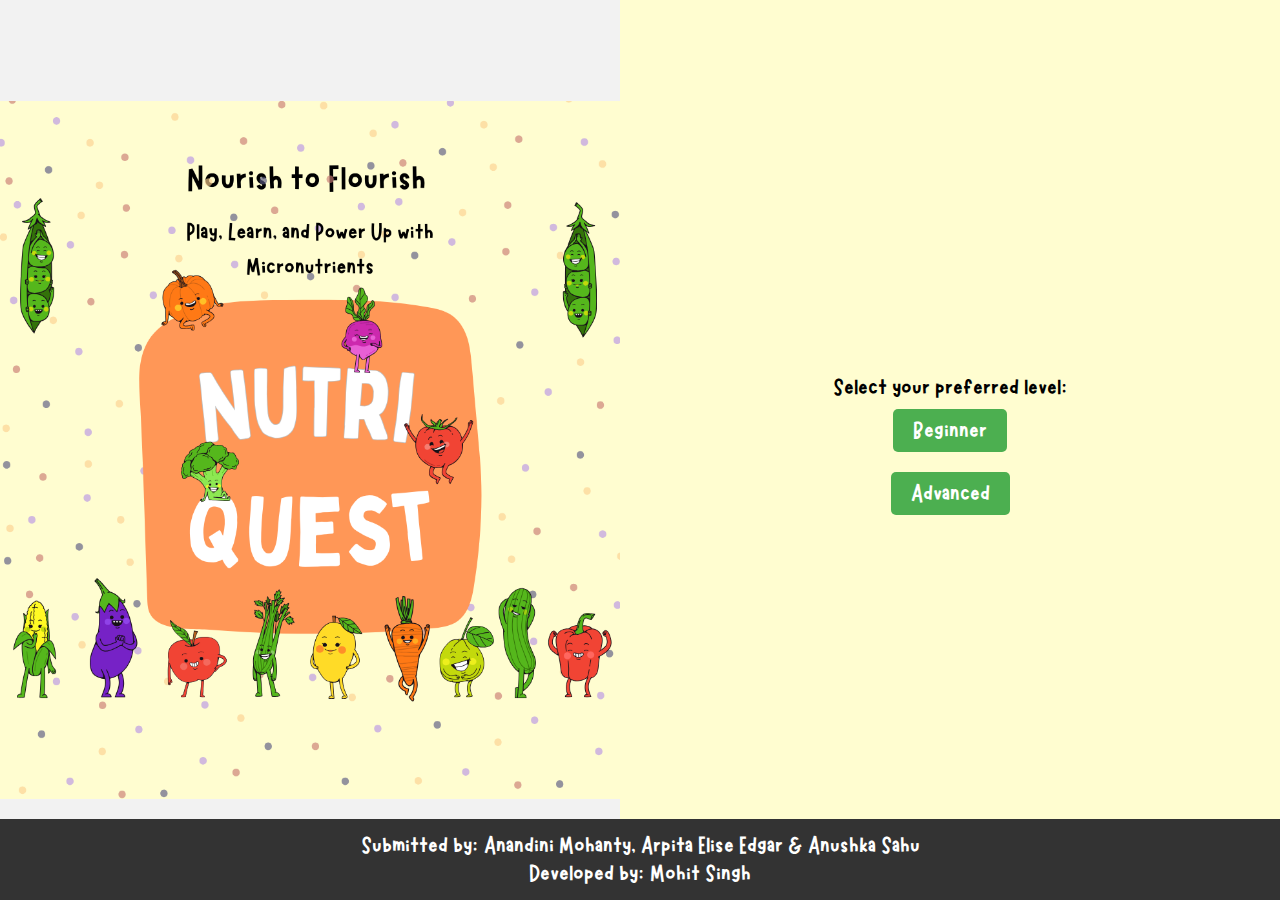
<file: index.html>
<!DOCTYPE html>
<html lang="en">
<head>
    <meta charset="UTF-8">
    <meta name="viewport" content="width=device-width, initial-scale=1.0">
    <title>Nutri-Quest</title>
    <link rel="stylesheet" href="style.css">
    <link rel="shortcut icon" href="https://img.icons8.com/?size=100&id=8d5GBHpQwZz1&format=png&color=000000" type="image/x-icon">
</head>
<body>
    <div class="container">
        <header>
            <img src="hero-img-3.png" alt="">
        </header>
        <main>
            <p>Select your preferred level:</p>
            <a href="beg/beginner.html" target="_blank"><button class="level" id="beg">Beginner</button></a>
            <a href="adv/advanced.html" target="_blank"><button class="level" id="adv">Advanced</button></a>
        </main>
    </div>

    <footer>
        <p>Submitted by: Anandini Mohanty, Arpita Elise Edgar & Anushka Sahu</p>
        <p>Developed by: Mohit Singh</p>
    </footer>
</body>
</html>
</file>
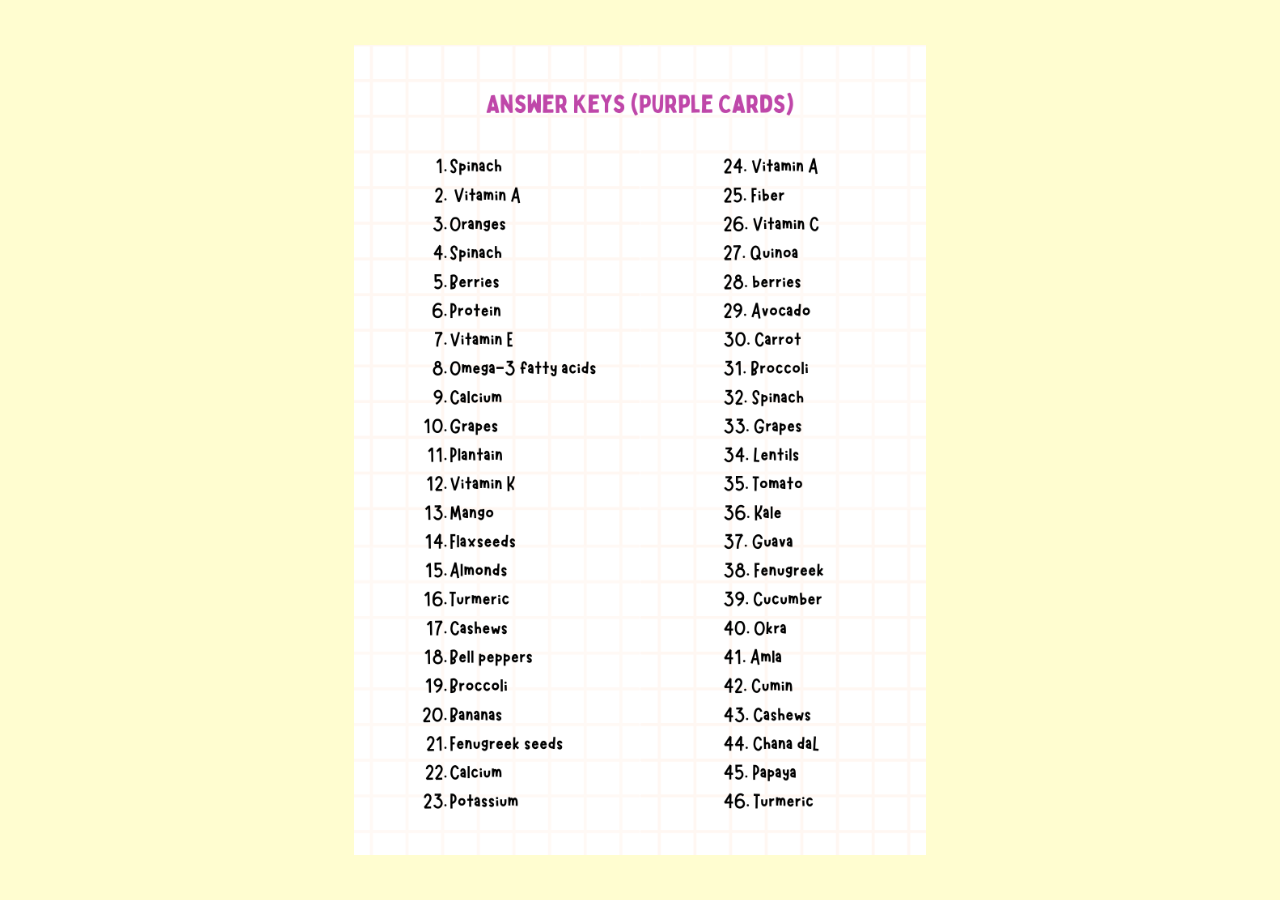
<file: adv/answer-keys-promise-cards.html>
<!DOCTYPE html>
<html lang="en">
<head>
    <meta charset="UTF-8">
    <meta name="viewport" content="width=device-width, initial-scale=1.0">
    <title>Answer Keys [Promise Cards]</title>
    <link rel="stylesheet" href="style.css">
    <link rel="shortcut icon" href="https://img.icons8.com/?size=100&id=8d5GBHpQwZz1&format=png&color=000000" type="image/x-icon">
</head>
<body>
    <img src="../instructinons-and-answer-keys/5.png" alt="">
</body>
</html>
</file>
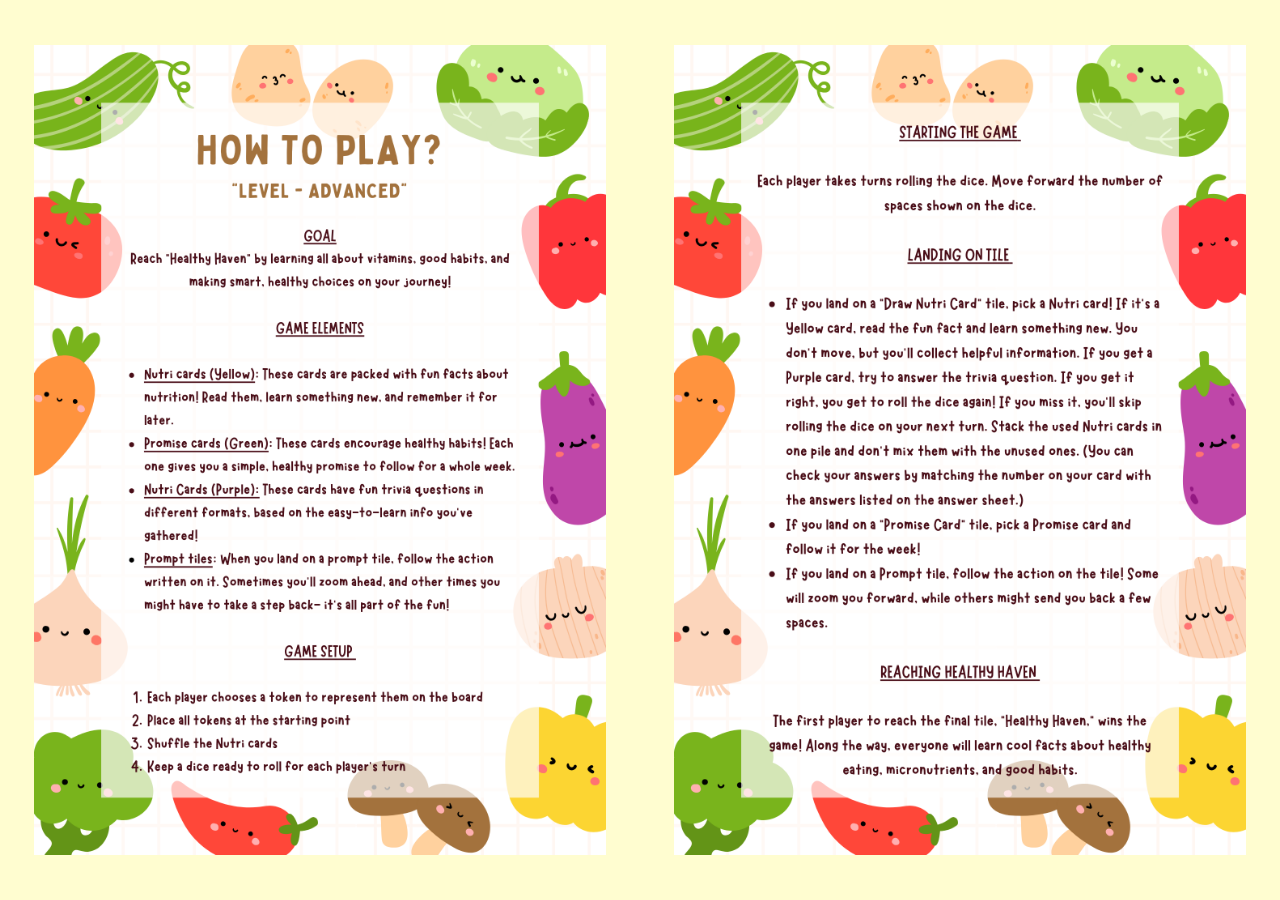
<file: adv/instructions.html>
<!DOCTYPE html>
<html lang="en">
<head>
    <meta charset="UTF-8">
    <meta name="viewport" content="width=device-width, initial-scale=1.0">
    <title>Instructions[Advanced]</title>
    <link rel="stylesheet" href="style.css">
    <link rel="shortcut icon" href="https://img.icons8.com/?size=100&id=8d5GBHpQwZz1&format=png&color=000000" type="image/x-icon">
</head>
<body>
    <img src="../instructinons-and-answer-keys/3.png" alt="">
    <img src="../instructinons-and-answer-keys/4.png" alt="">
</body>
</html>
</file>
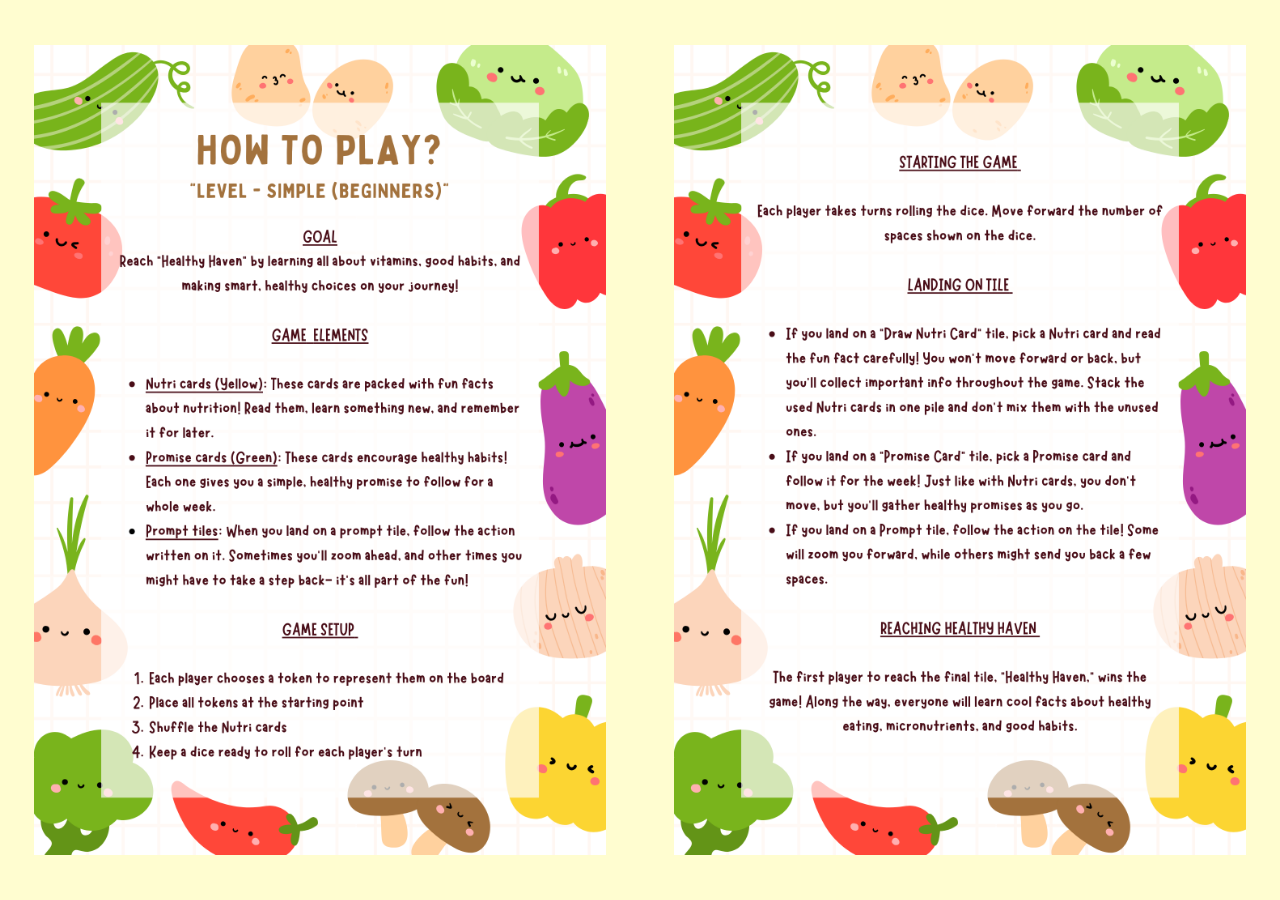
<file: beg/instructions.html>
<!DOCTYPE html>
<html lang="en">
<head>
    <meta charset="UTF-8">
    <meta name="viewport" content="width=device-width, initial-scale=1.0">
    <title>Instructions[Beginners]</title>
    <link rel="stylesheet" href="style.css">
    <link rel="shortcut icon" href="https://img.icons8.com/?size=100&id=8d5GBHpQwZz1&format=png&color=000000" type="image/x-icon">
</head>
<body>
    <img src="../instructinons-and-answer-keys/1.png" alt="">
    <img src="../instructinons-and-answer-keys/2.png" alt="">
</body>
</html>
</file>
<file: style.css>
@font-face {
      font-family: 'MyFont';
      src: url('fonts/Marykate\ Regular.otf') format('opentype'),
           url('fonts/Marykate\ Regular.ttf') format('truetype');
      font-weight: normal;
      font-style: normal;
  }
/* Reset default margins and paddings */
* {
      margin: 0;
      padding: 0;
      box-sizing: border-box;
      font-family: 'MyFont', sans-serif;
  }
  
  /* Body takes full viewport height */
  body {
      height: 100vh;
      display: flex;
      flex-direction: column;
      font-family: Arial, sans-serif;
  }
  
  /* Container for header and main */
  .container {
      display: flex;
      flex-direction: row; /* Stack header and main side by side (horizontally) */
      flex: 1; /* Make container take full remaining height of the body */
  }
  
  /* Header styling */
  /* Header styling with restricted image size */
header {
      flex: 1; /* Take 50% of the width */
      display: flex;
      justify-content: center;
      align-items: center;
      background-color: #f2f2f2;
      /* padding: 20px; */
      overflow: hidden; /* Prevent content overflow */
  }
  
  /* Image inside the header */
  header img {
      max-width: 100%; /* Make sure the image doesn't exceed the width of the header */
      /* max-height: 100px; You can adjust the height as needed */
      height: auto;
      width: auto;
      /* object-fit: contain; Ensure the image scales proportionally */
  }
  
  
  /* Main section styling */
  main {
      flex: 1; /* Take 50% of the width */
      display: flex;
      flex-direction: column;
      justify-content: center;
      align-items: center;
      background-color: #e0e0e0;
      padding: 20px;
      text-align: center;
      background-color: #fffdd0;
      font-size: 25px;
  }
  
  /* Button styling */
  button.level {
      padding: 10px 20px;
      margin: 10px;
      font-size: 18px;
      border: none;
      background-color: #4CAF50;
      color: white;
      cursor: pointer;
      border-radius: 5px;
      font-size: 25px;
  }
  
  button.level:hover {
      background-color: #45a049;
  }
  
  /* Footer styling */
  footer {
      position: fixed;
      bottom: 0;
      width: 100%; /* Full width of the screen */
      background-color: #333;
      color: white;
      text-align: center;
      padding: 10px;
      z-index: 1; /* Ensure it overlaps the header and main sections */
      font-size: 25px;
  }
  
  /* Ensure footer text is visible when it overlaps the content */
  footer p {
      margin: 5px;
  }
</file>
<file: adv/style.css>
@font-face {
    font-family: 'MyFont';
    src: url('../fonts/Marykate\ Regular.otf') format('opentype'),
         url('../fonts/Marykate\ Regular.ttf') format('truetype');
    font-weight: normal;
    font-style: normal;
}
/* General body styling */
body {
    display: flex;
    justify-content: center;
    align-items: center;
    height: 100vh;
    margin: 0;
    padding: 0;
    box-sizing: border-box;
    background-color: #fffdd0;
}

/* Game container */
.game {
    position: relative; /* Make the pawns relative to this container */
    display: flex;
    justify-content: center;
    align-items: center;
    width: 100%;
    max-width: 90vw;
    height: auto;
    padding-bottom: 100px; /* Add space below the game to prevent overlap with buttons */
    margin: 0; /* No margin on the game container */
}

/* Game board image */
img {
    width: 100%;
    height: auto;
    max-height: 90vh;
    object-fit: contain;
    margin: 0; /* No margin on the image */
    padding: 0; /* No padding on the image */
}

/* Styling for the pawns */
.pawn {
    position: absolute;
    width: 50px;
    height: 50px;
    /* background-color: red; Placeholder for pawn */
    border-radius: 50%;
    cursor: grab;
}

.pawn:active {
    cursor: grabbing;
}

/* Specific positions for pawns */
#pawn1 { top: 10%; left: 0; }
#pawn2 { top: 30%; left: 0; }
#pawn3 { top: 60%; left: 0; }
#pawn4 { top: 80%; left: 0; }

/* Style for the buttons in the bottom right corner */
.button-container {
    position: fixed;
    bottom: 20px;
    right: 20px;
    display: flex;
    gap: 10px;
}

/* Style the buttons */
button {
    padding: 10px 20px;
    font-size: 16px;
    border: none;
    background-color: #4CAF50;
    color: white;
    cursor: pointer;
    border-radius: 5px;
    font-family: 'MyFont', sans-serif;
    font-size: 20px;
}

button:hover {
    background-color: #45a049;
}

/* Modal container */
.modal {
    display: none; /* Hidden by default */
    position: fixed; 
    z-index: 1;
    left: 0;
    top: 0;
    width: 100%;
    height: 100%;
    background-color: rgba(0, 0, 0, 0.5); /* Dark background */
}

/* Modal content */
.modal-content {
    margin: 15% auto;
    padding: 20px;
    width: 80%;
    max-width: 500px;
    background-color: white;
    text-align: center;
    position: relative;
    border-radius: 10px;
}

/* Close button for the modal */
.close {
    position: absolute;
    top: 10px;
    right: 15px;
    font-size: 24px;
    font-weight: bold;
    cursor: pointer;
}

.close:hover {
    color: red;
}

/* The image inside the modal */
#cardImage {
    max-width: 100%;
    height: auto;
}

/* Center the dice container and button */
.dice-container {
    position: fixed;
    bottom: 50px;
    left: 50%;
    transform: translateX(-50%);
    text-align: center;
}

#rollDiceBtn {
    padding: 10px 20px;
    font-size: 18px;
    background-color: #4CAF50;
    color: white;
    border: none;
    border-radius: 5px;
    cursor: pointer;
}

#diceResult {
    margin-top: 10px;
    font-size: 24px;
    font-weight: bold;
}
</file>
<file: beg/style.css>
@font-face {
    font-family: 'MyFont';
    src: url('../fonts/Marykate\ Regular.otf') format('opentype'),
         url('../fonts/Marykate\ Regular.ttf') format('truetype');
    font-weight: normal;
    font-style: normal;
}
/* General body styling */
body {
    display: flex;
    justify-content: center;
    align-items: center;
    height: 100vh;
    margin: 0;
    padding: 0;
    box-sizing: border-box;
    background-color: #fffdd0;
}

/* Game container */
.game {
    position: relative; /* Make the pawns relative to this container */
    display: flex;
    justify-content: center;
    align-items: center;
    width: 100%;
    max-width: 90vw;
    height: auto;
    padding-bottom: 100px; /* Add space below the game to prevent overlap with buttons */
    margin: 0; /* No margin on the game container */
}

/* Game board image */
img {
    width: 100%;
    height: auto;
    max-height: 90vh;
    object-fit: contain;
    margin: 0; /* No margin on the image */
    padding: 0; /* No padding on the image */
}

/* Styling for the pawns */
.pawn {
    position: absolute;
    width: 50px;
    height: 50px;
    /* background-color: red; Placeholder for pawn */
    border-radius: 50%;
    cursor: grab;
}

.pawn:active {
    cursor: grabbing;
}

/* Specific positions for pawns */
#pawn1 { top: 10%; left: 0; }
#pawn2 { top: 30%; left: 0; }
#pawn3 { top: 60%; left: 0; }
#pawn4 { top: 80%; left: 0; }

/* Style for the buttons in the bottom right corner */
.button-container {
    position: fixed;
    bottom: 20px;
    right: 20px;
    display: flex;
    gap: 10px;
}

/* Style the buttons */
button {
    padding: 10px 20px;
    font-size: 16px;
    border: none;
    background-color: #4CAF50;
    color: white;
    cursor: pointer;
    border-radius: 5px;
    font-family: 'MyFont', sans-serif;
    font-size: 20px;
}

button:hover {
    background-color: #45a049;
}

/* Modal container */
.modal {
    display: none; /* Hidden by default */
    position: fixed; 
    z-index: 1;
    left: 0;
    top: 0;
    width: 100%;
    height: 100%;
    background-color: rgba(0, 0, 0, 0.5); /* Dark background */
}

/* Modal content */
.modal-content {
    margin: 15% auto;
    padding: 20px;
    width: 80%;
    max-width: 500px;
    background-color: white;
    text-align: center;
    position: relative;
    border-radius: 10px;
}

/* Close button for the modal */
.close {
    position: absolute;
    top: 10px;
    right: 15px;
    font-size: 24px;
    font-weight: bold;
    cursor: pointer;
}

.close:hover {
    color: red;
}

/* The image inside the modal */
#cardImage {
    max-width: 100%;
    height: auto;
}

/* Center the dice container and button */
.dice-container {
    position: fixed;
    bottom: 50px;
    left: 50%;
    transform: translateX(-50%);
    text-align: center;
}

#rollDiceBtn {
    padding: 10px 20px;
    font-size: 18px;
    background-color: #4CAF50;
    color: white;
    border: none;
    border-radius: 5px;
    cursor: pointer;
}

#diceResult {
    margin-top: 10px;
    font-size: 24px;
    font-weight: bold;
}
</file>
